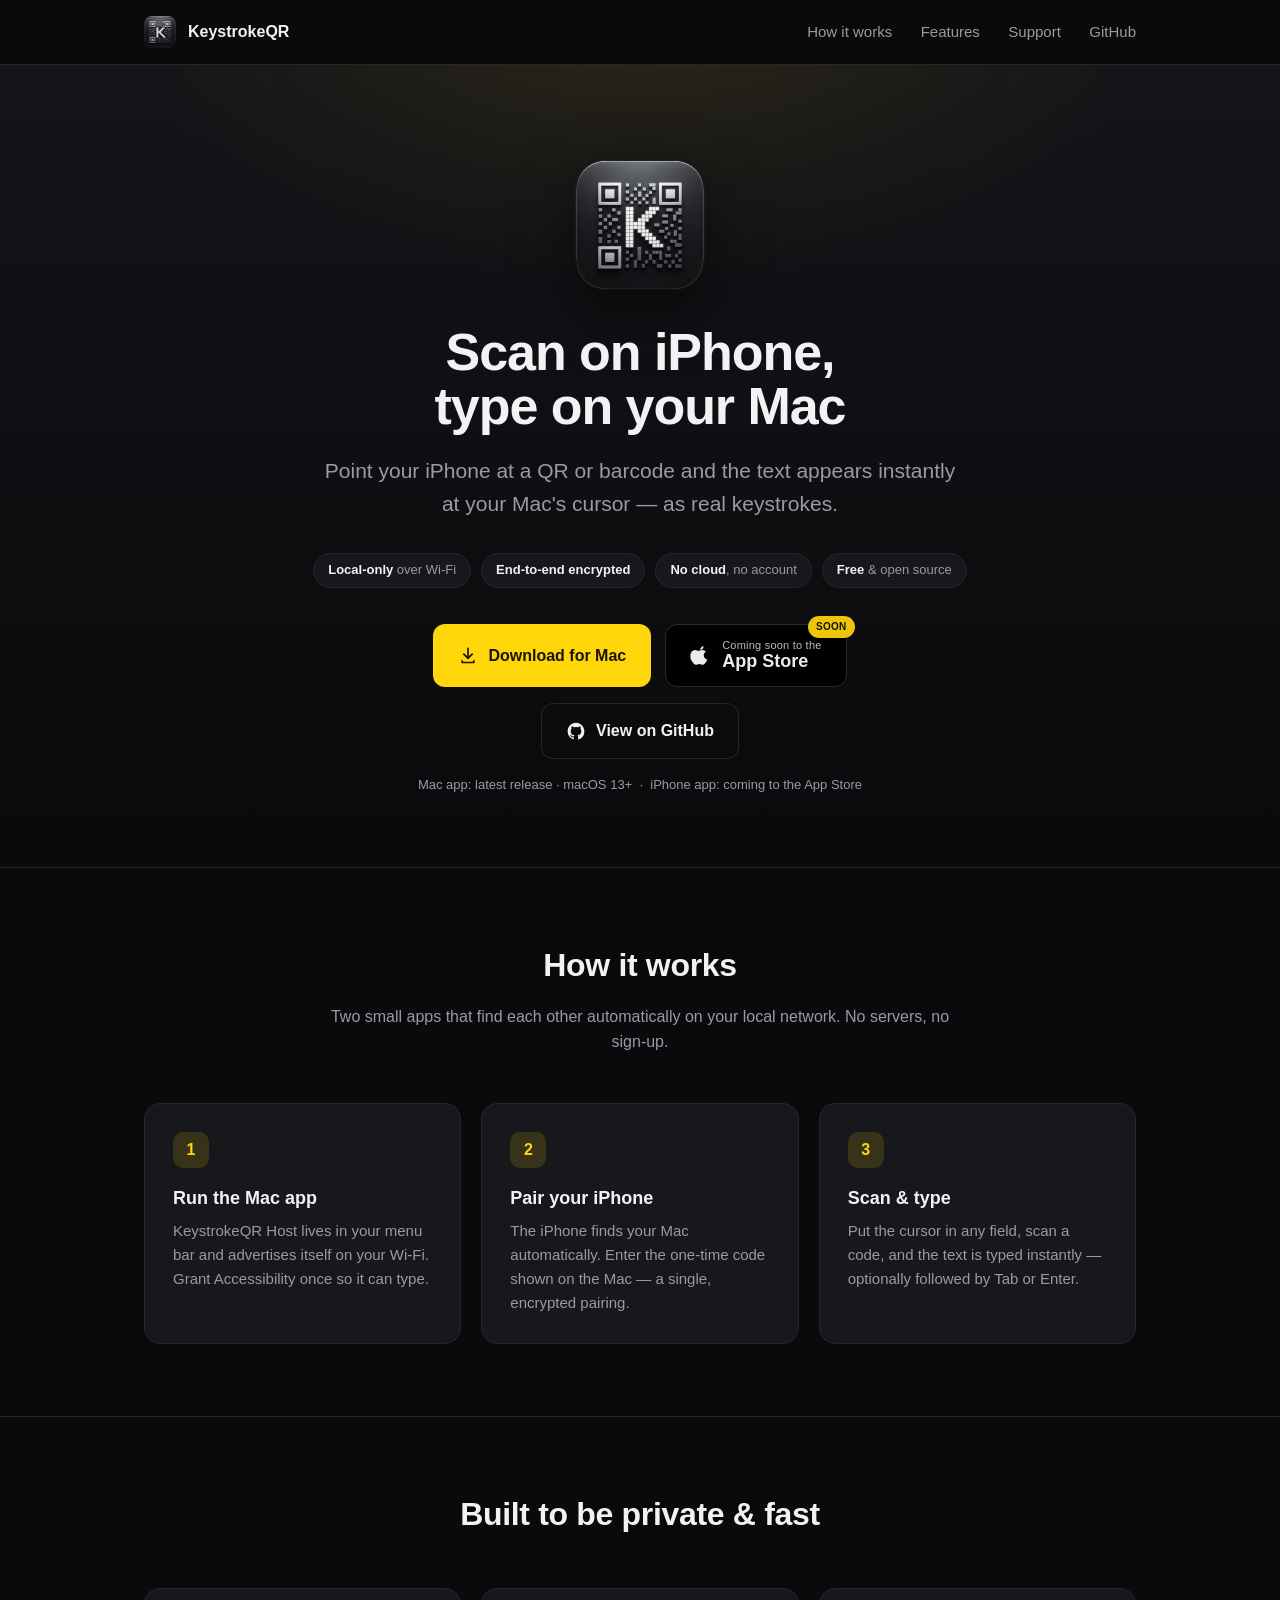
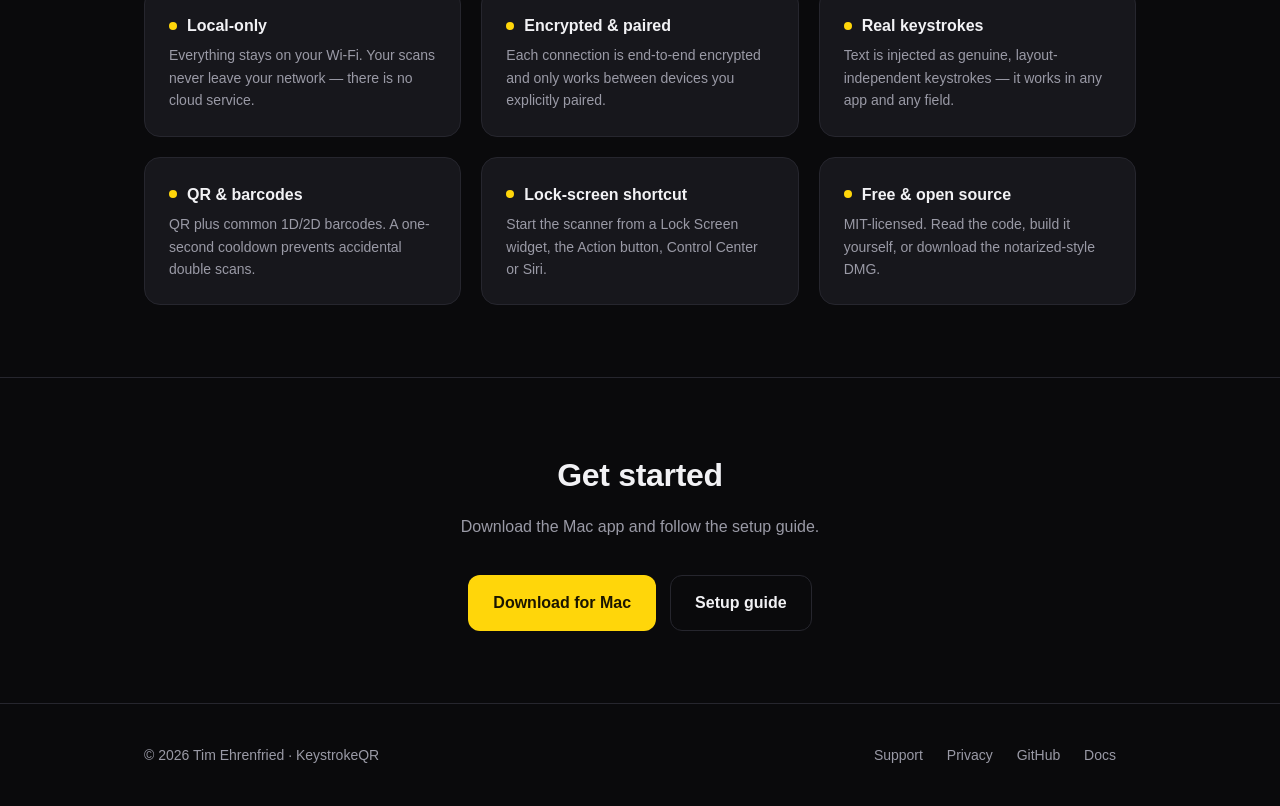
<file: index.html>
<!doctype html>
<html lang="en">
<head>
  <meta charset="utf-8">
  <meta name="viewport" content="width=device-width, initial-scale=1">
  <title>KeystrokeQR — Scan on iPhone, type on your Mac</title>
  <meta name="description" content="Scan a QR or barcode with your iPhone and the text is typed instantly at your Mac's cursor. Local-only over Wi-Fi, encrypted, no cloud. Free and open source.">
  <meta property="og:title" content="KeystrokeQR">
  <meta property="og:description" content="Scan a QR or barcode with your iPhone — the text is typed instantly at your Mac's cursor. Local-only, encrypted, open source.">
  <meta property="og:type" content="website">
  <meta property="og:image" content="assets/icon.png">
  <link rel="icon" href="assets/icon.png">
  <link rel="stylesheet" href="styles.css">
</head>
<body>
  <header class="site-header">
    <div class="wrap">
      <a class="brand" href="/"><img src="assets/icon.png" alt="KeystrokeQR icon"> KeystrokeQR</a>
      <nav class="nav">
        <a href="#how">How it works</a>
        <a href="#features">Features</a>
        <a href="support.html">Support</a>
        <a class="nav-gh" href="https://github.com/tim-ehrenfried/keystrokeqr">GitHub</a>
      </nav>
    </div>
  </header>

  <main>
    <section class="hero">
      <div class="wrap">
        <img class="app-icon" src="assets/icon.png" alt="KeystrokeQR app icon">
        <h1>Scan on iPhone,<br>type on your Mac</h1>
        <p class="tagline">Point your iPhone at a QR or barcode and the text appears instantly at your Mac's cursor — as real keystrokes.</p>
        <div class="badges">
          <span class="badge"><b>Local-only</b> over Wi-Fi</span>
          <span class="badge"><b>End-to-end encrypted</b></span>
          <span class="badge"><b>No cloud</b>, no account</span>
          <span class="badge"><b>Free</b> &amp; open source</span>
        </div>
        <div class="cta">
          <a class="btn btn-primary" href="https://github.com/tim-ehrenfried/keystrokeqr/releases/latest">
            <svg viewBox="0 0 24 24" fill="currentColor"><path d="M12 3a1 1 0 0 1 1 1v9.59l3.3-3.3a1 1 0 1 1 1.4 1.42l-5 5a1 1 0 0 1-1.4 0l-5-5a1 1 0 1 1 1.4-1.42l3.3 3.3V4a1 1 0 0 1 1-1Zm-7 15a1 1 0 0 1 1 1v1h12v-1a1 1 0 1 1 2 0v2a1 1 0 0 1-1 1H5a1 1 0 0 1-1-1v-2a1 1 0 0 1 1-1Z"/></svg>
            Download for Mac
          </a>
          <span class="btn btn-appstore soon" role="link" aria-disabled="true" aria-label="iPhone app coming soon to the App Store" title="Coming soon to the App Store">
            <span class="soon-tag">SOON</span>
            <svg viewBox="0 0 24 24" fill="currentColor" aria-hidden="true"><path d="M16.365 1.43c0 1.14-.42 2.2-1.12 2.98-.77.86-2.02 1.53-3.06 1.45-.13-1.1.42-2.26 1.1-3 .77-.83 2.1-1.45 3.08-1.43zM20.9 17.28c-.55 1.27-.82 1.84-1.53 2.96-.99 1.57-2.39 3.52-4.12 3.53-1.54.01-1.94-1-4.03-.99-2.09.01-2.53 1.01-4.07.99-1.73-.02-3.05-1.78-4.04-3.35C-.02 16.9-.28 11.79 1.36 9.02c1.16-1.96 3-3.12 4.72-3.12 1.76 0 2.87 1 4.32 1 1.42 0 2.28-1 4.32-1 1.54 0 3.17.84 4.33 2.29-3.8 2.08-3.18 7.5.85 9.09z"/></svg>
            <span class="lines"><span class="top">Coming soon to the</span><span class="bot">App Store</span></span>
          </span>
        </div>
        <div class="cta" style="margin-top:16px">
          <a class="btn btn-secondary" href="https://github.com/tim-ehrenfried/keystrokeqr">
            <svg viewBox="0 0 24 24" fill="currentColor"><path d="M12 2C6.48 2 2 6.58 2 12.25c0 4.53 2.87 8.37 6.84 9.73.5.1.68-.22.68-.49v-1.7c-2.78.62-3.37-1.22-3.37-1.22-.46-1.18-1.11-1.5-1.11-1.5-.91-.64.07-.63.07-.63 1 .07 1.53 1.06 1.53 1.06.9 1.57 2.36 1.12 2.94.86.09-.67.35-1.12.63-1.38-2.22-.26-4.56-1.14-4.56-5.07 0-1.12.39-2.03 1.03-2.75-.1-.26-.45-1.3.1-2.71 0 0 .84-.28 2.75 1.05a9.3 9.3 0 0 1 5 0c1.91-1.33 2.75-1.05 2.75-1.05.55 1.41.2 2.45.1 2.71.64.72 1.03 1.63 1.03 2.75 0 3.94-2.34 4.8-4.57 5.06.36.32.68.94.68 1.9v2.82c0 .27.18.6.69.49A10.26 10.26 0 0 0 22 12.25C22 6.58 17.52 2 12 2Z"/></svg>
            View on GitHub
          </a>
        </div>
        <p class="hint">Mac app: latest release · macOS 13+ &nbsp;·&nbsp; iPhone app: coming to the App Store</p>
      </div>
    </section>

    <section class="block" id="how">
      <div class="wrap">
        <h2>How it works</h2>
        <p class="lead">Two small apps that find each other automatically on your local network. No servers, no sign-up.</p>
        <div class="steps">
          <div class="step">
            <div class="num">1</div>
            <h3>Run the Mac app</h3>
            <p>KeystrokeQR Host lives in your menu bar and advertises itself on your Wi-Fi. Grant Accessibility once so it can type.</p>
          </div>
          <div class="step">
            <div class="num">2</div>
            <h3>Pair your iPhone</h3>
            <p>The iPhone finds your Mac automatically. Enter the one-time code shown on the Mac — a single, encrypted pairing.</p>
          </div>
          <div class="step">
            <div class="num">3</div>
            <h3>Scan &amp; type</h3>
            <p>Put the cursor in any field, scan a code, and the text is typed instantly — optionally followed by Tab or Enter.</p>
          </div>
        </div>
      </div>
    </section>

    <section class="block" id="features">
      <div class="wrap">
        <h2>Built to be private &amp; fast</h2>
        <div class="features">
          <div class="feature"><h3><span class="dot"></span>Local-only</h3><p>Everything stays on your Wi-Fi. Your scans never leave your network — there is no cloud service.</p></div>
          <div class="feature"><h3><span class="dot"></span>Encrypted &amp; paired</h3><p>Each connection is end-to-end encrypted and only works between devices you explicitly paired.</p></div>
          <div class="feature"><h3><span class="dot"></span>Real keystrokes</h3><p>Text is injected as genuine, layout-independent keystrokes — it works in any app and any field.</p></div>
          <div class="feature"><h3><span class="dot"></span>QR &amp; barcodes</h3><p>QR plus common 1D/2D barcodes. A one-second cooldown prevents accidental double scans.</p></div>
          <div class="feature"><h3><span class="dot"></span>Lock-screen shortcut</h3><p>Start the scanner from a Lock Screen widget, the Action button, Control Center or Siri.</p></div>
          <div class="feature"><h3><span class="dot"></span>Free &amp; open source</h3><p>MIT-licensed. Read the code, build it yourself, or download the notarized-style DMG.</p></div>
        </div>
      </div>
    </section>

    <section class="block">
      <div class="wrap" style="text-align:center">
        <h2>Get started</h2>
        <p class="lead">Download the Mac app and follow the setup guide.</p>
        <div class="cta">
          <a class="btn btn-primary" href="https://github.com/tim-ehrenfried/keystrokeqr/releases/latest">Download for Mac</a>
          <a class="btn btn-secondary" href="https://github.com/tim-ehrenfried/keystrokeqr/blob/main/docs/SETUP.md">Setup guide</a>
        </div>
      </div>
    </section>
  </main>

  <footer class="site-footer">
    <div class="wrap">
      <div>© 2026 Tim Ehrenfried · KeystrokeQR</div>
      <div class="links">
        <a href="support.html">Support</a>
        <a href="privacy.html">Privacy</a>
        <a href="https://github.com/tim-ehrenfried/keystrokeqr">GitHub</a>
        <a href="https://github.com/tim-ehrenfried/keystrokeqr/blob/main/docs/README.md">Docs</a>
      </div>
    </div>
  </footer>
</body>
</html>
</file>
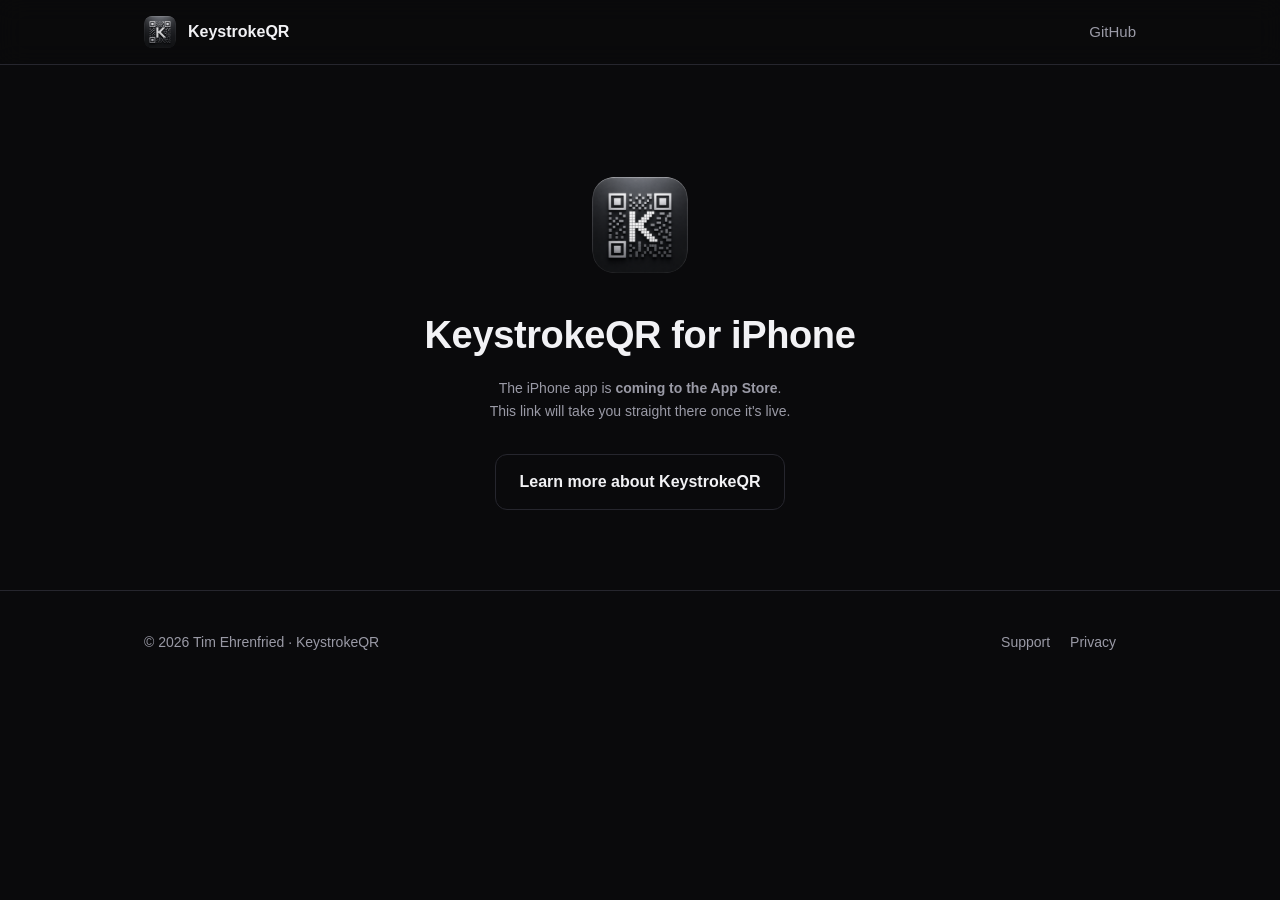
<file: ios.html>
<!doctype html>
<html lang="en">
<head>
  <meta charset="utf-8">
  <meta name="viewport" content="width=device-width, initial-scale=1">
  <title>KeystrokeQR for iPhone</title>
  <!-- Stable target for the QR code shown in the Mac app's onboarding.
       Once the app is live on the App Store, replace the content below with:
       <meta http-equiv="refresh" content="0; url=https://apps.apple.com/app/idXXXXXXXXX"> -->
  <link rel="icon" href="assets/icon.png">
  <link rel="stylesheet" href="styles.css">
</head>
<body>
  <header class="site-header">
    <div class="wrap">
      <a class="brand" href="/"><img src="assets/icon.png" alt="KeystrokeQR icon"> KeystrokeQR</a>
      <nav class="nav"><a class="nav-gh" href="https://github.com/tim-ehrenfried/keystrokeqr">GitHub</a></nav>
    </div>
  </header>
  <main class="article">
    <div class="wrap" style="text-align:center; padding-top:48px">
      <img src="assets/icon.png" alt="" style="width:96px;height:96px;border-radius:22px;margin-bottom:24px">
      <h1>KeystrokeQR for iPhone</h1>
      <p class="updated" style="margin-top:12px">The iPhone app is <strong>coming to the App Store</strong>.<br>
      This link will take you straight there once it's live.</p>
      <div class="cta" style="margin-top:32px">
        <a class="btn btn-secondary" href="/">Learn more about KeystrokeQR</a>
      </div>
    </div>
  </main>
  <footer class="site-footer">
    <div class="wrap">
      <div>© 2026 Tim Ehrenfried · KeystrokeQR</div>
      <div class="links"><a href="support.html">Support</a><a href="privacy.html">Privacy</a></div>
    </div>
  </footer>
</body>
</html>
</file>
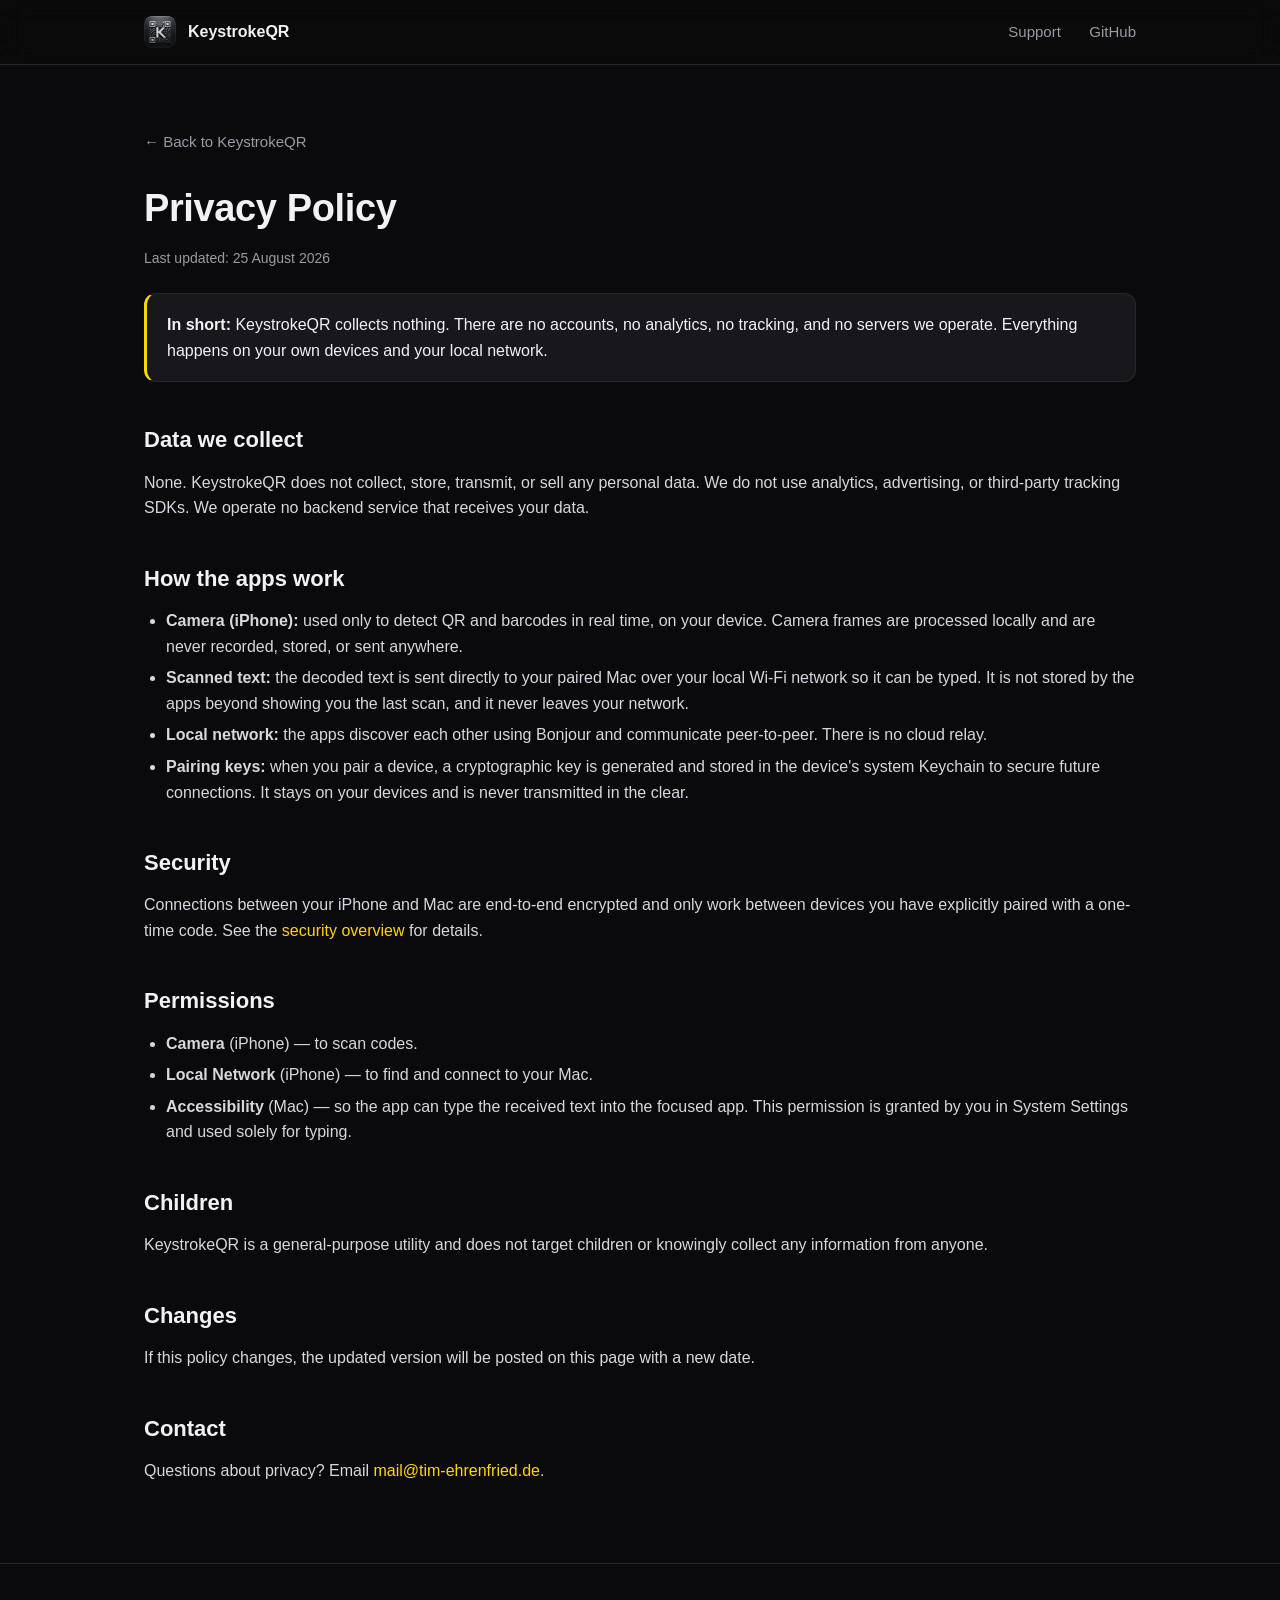
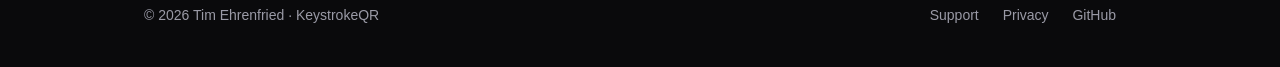
<file: privacy.html>
<!doctype html>
<html lang="en">
<head>
  <meta charset="utf-8">
  <meta name="viewport" content="width=device-width, initial-scale=1">
  <title>Privacy Policy — KeystrokeQR</title>
  <meta name="description" content="KeystrokeQR privacy policy: no data collection, no cloud, everything stays on your local network.">
  <link rel="icon" href="assets/icon.png">
  <link rel="stylesheet" href="styles.css">
</head>
<body>
  <header class="site-header">
    <div class="wrap">
      <a class="brand" href="/"><img src="assets/icon.png" alt="KeystrokeQR icon"> KeystrokeQR</a>
      <nav class="nav">
        <a href="support.html">Support</a>
        <a class="nav-gh" href="https://github.com/tim-ehrenfried/keystrokeqr">GitHub</a>
      </nav>
    </div>
  </header>

  <main class="article">
    <div class="wrap">
      <a class="back" href="/">← Back to KeystrokeQR</a>
      <h1>Privacy Policy</h1>
      <p class="updated">Last updated: 25 August 2026</p>

      <div class="callout">
        <strong>In short:</strong> KeystrokeQR collects nothing. There are no accounts, no analytics, no tracking, and no servers we operate. Everything happens on your own devices and your local network.
      </div>

      <h2>Data we collect</h2>
      <p>None. KeystrokeQR does not collect, store, transmit, or sell any personal data. We do not use analytics, advertising, or third-party tracking SDKs. We operate no backend service that receives your data.</p>

      <h2>How the apps work</h2>
      <ul>
        <li><strong>Camera (iPhone):</strong> used only to detect QR and barcodes in real time, on your device. Camera frames are processed locally and are never recorded, stored, or sent anywhere.</li>
        <li><strong>Scanned text:</strong> the decoded text is sent directly to your paired Mac over your local Wi-Fi network so it can be typed. It is not stored by the apps beyond showing you the last scan, and it never leaves your network.</li>
        <li><strong>Local network:</strong> the apps discover each other using Bonjour and communicate peer-to-peer. There is no cloud relay.</li>
        <li><strong>Pairing keys:</strong> when you pair a device, a cryptographic key is generated and stored in the device's system Keychain to secure future connections. It stays on your devices and is never transmitted in the clear.</li>
      </ul>

      <h2>Security</h2>
      <p>Connections between your iPhone and Mac are end-to-end encrypted and only work between devices you have explicitly paired with a one-time code. See the <a href="https://github.com/tim-ehrenfried/keystrokeqr/blob/main/SECURITY.md">security overview</a> for details.</p>

      <h2>Permissions</h2>
      <ul>
        <li><strong>Camera</strong> (iPhone) — to scan codes.</li>
        <li><strong>Local Network</strong> (iPhone) — to find and connect to your Mac.</li>
        <li><strong>Accessibility</strong> (Mac) — so the app can type the received text into the focused app. This permission is granted by you in System Settings and used solely for typing.</li>
      </ul>

      <h2>Children</h2>
      <p>KeystrokeQR is a general-purpose utility and does not target children or knowingly collect any information from anyone.</p>

      <h2>Changes</h2>
      <p>If this policy changes, the updated version will be posted on this page with a new date.</p>

      <h2>Contact</h2>
      <p>Questions about privacy? Email <a href="mailto:mail@tim-ehrenfried.de">mail@tim-ehrenfried.de</a>.</p>
    </div>
  </main>

  <footer class="site-footer">
    <div class="wrap">
      <div>© 2026 Tim Ehrenfried · KeystrokeQR</div>
      <div class="links">
        <a href="support.html">Support</a>
        <a href="privacy.html">Privacy</a>
        <a href="https://github.com/tim-ehrenfried/keystrokeqr">GitHub</a>
      </div>
    </div>
  </footer>
</body>
</html>
</file>
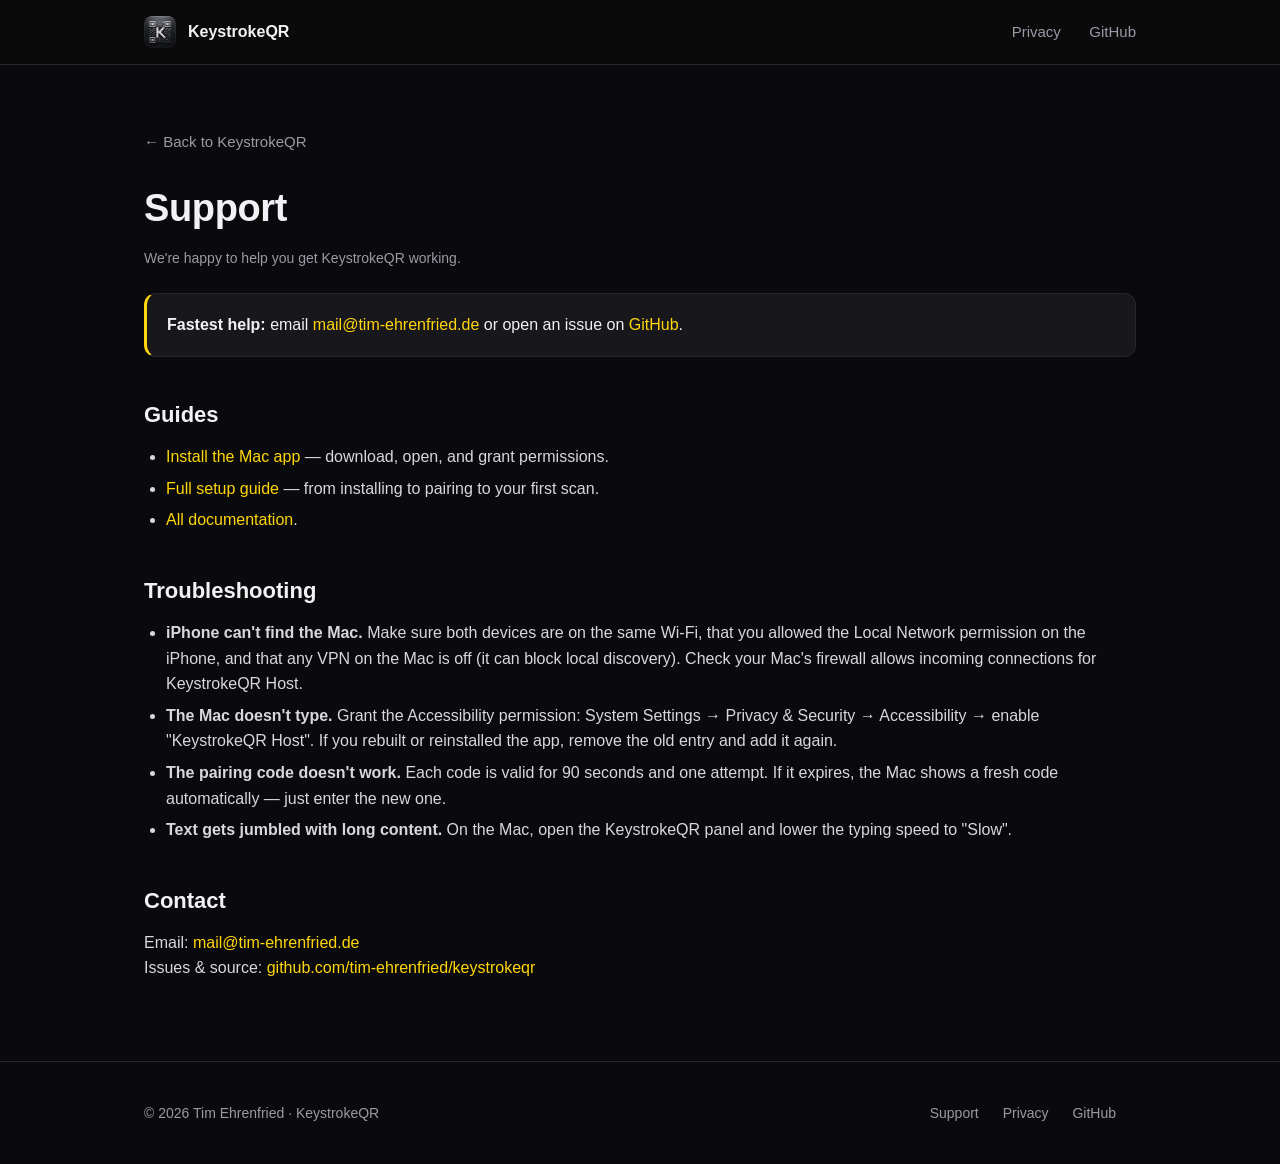
<file: support.html>
<!doctype html>
<html lang="en">
<head>
  <meta charset="utf-8">
  <meta name="viewport" content="width=device-width, initial-scale=1">
  <title>Support — KeystrokeQR</title>
  <meta name="description" content="Get help with KeystrokeQR: setup, troubleshooting, and how to contact the developer.">
  <link rel="icon" href="assets/icon.png">
  <link rel="stylesheet" href="styles.css">
</head>
<body>
  <header class="site-header">
    <div class="wrap">
      <a class="brand" href="/"><img src="assets/icon.png" alt="KeystrokeQR icon"> KeystrokeQR</a>
      <nav class="nav">
        <a href="privacy.html">Privacy</a>
        <a class="nav-gh" href="https://github.com/tim-ehrenfried/keystrokeqr">GitHub</a>
      </nav>
    </div>
  </header>

  <main class="article">
    <div class="wrap">
      <a class="back" href="/">← Back to KeystrokeQR</a>
      <h1>Support</h1>
      <p class="updated">We're happy to help you get KeystrokeQR working.</p>

      <div class="callout">
        <strong>Fastest help:</strong> email <a href="mailto:mail@tim-ehrenfried.de">mail@tim-ehrenfried.de</a> or open an issue on <a href="https://github.com/tim-ehrenfried/keystrokeqr/issues">GitHub</a>.
      </div>

      <h2>Guides</h2>
      <ul>
        <li><a href="https://github.com/tim-ehrenfried/keystrokeqr/blob/main/docs/INSTALL.md">Install the Mac app</a> — download, open, and grant permissions.</li>
        <li><a href="https://github.com/tim-ehrenfried/keystrokeqr/blob/main/docs/SETUP.md">Full setup guide</a> — from installing to pairing to your first scan.</li>
        <li><a href="https://github.com/tim-ehrenfried/keystrokeqr/blob/main/docs/README.md">All documentation</a>.</li>
      </ul>

      <h2>Troubleshooting</h2>
      <ul>
        <li><strong>iPhone can't find the Mac.</strong> Make sure both devices are on the same Wi-Fi, that you allowed the Local Network permission on the iPhone, and that any VPN on the Mac is off (it can block local discovery). Check your Mac's firewall allows incoming connections for KeystrokeQR Host.</li>
        <li><strong>The Mac doesn't type.</strong> Grant the Accessibility permission: System Settings → Privacy &amp; Security → Accessibility → enable "KeystrokeQR Host". If you rebuilt or reinstalled the app, remove the old entry and add it again.</li>
        <li><strong>The pairing code doesn't work.</strong> Each code is valid for 90 seconds and one attempt. If it expires, the Mac shows a fresh code automatically — just enter the new one.</li>
        <li><strong>Text gets jumbled with long content.</strong> On the Mac, open the KeystrokeQR panel and lower the typing speed to "Slow".</li>
      </ul>

      <h2>Contact</h2>
      <p>Email: <a href="mailto:mail@tim-ehrenfried.de">mail@tim-ehrenfried.de</a><br>
      Issues &amp; source: <a href="https://github.com/tim-ehrenfried/keystrokeqr">github.com/tim-ehrenfried/keystrokeqr</a></p>
    </div>
  </main>

  <footer class="site-footer">
    <div class="wrap">
      <div>© 2026 Tim Ehrenfried · KeystrokeQR</div>
      <div class="links">
        <a href="support.html">Support</a>
        <a href="privacy.html">Privacy</a>
        <a href="https://github.com/tim-ehrenfried/keystrokeqr">GitHub</a>
      </div>
    </div>
  </footer>
</body>
</html>
</file>
<file: styles.css>
:root {
  --bg: #0a0a0c;
  --bg2: #141419;
  --card: #17171c;
  --card-border: #26262e;
  --text: #f2f2f5;
  --muted: #9a9aa6;
  --yellow: #ffd60a;
  --white: #ffffff;
  --radius: 16px;
  --maxw: 1040px;
  --font: -apple-system, BlinkMacSystemFont, "Segoe UI", Roboto, Helvetica, Arial, sans-serif;
}

* { box-sizing: border-box; margin: 0; padding: 0; }

html { scroll-behavior: smooth; }

body {
  font-family: var(--font);
  background: var(--bg);
  color: var(--text);
  line-height: 1.6;
  -webkit-font-smoothing: antialiased;
}

a { color: var(--yellow); text-decoration: none; }
a:hover { text-decoration: underline; }

.wrap { max-width: var(--maxw); margin: 0 auto; padding: 0 24px; }

/* Header */
.site-header {
  position: sticky; top: 0; z-index: 10;
  background: rgba(10, 10, 12, 0.8);
  backdrop-filter: saturate(160%) blur(12px);
  border-bottom: 1px solid var(--card-border);
}
.site-header .wrap {
  display: flex; align-items: center; justify-content: space-between;
  height: 64px;
}
.brand { display: flex; align-items: center; gap: 12px; font-weight: 700; color: var(--text); }
.brand img { width: 32px; height: 32px; border-radius: 8px; }
.nav a { color: var(--muted); margin-left: 24px; font-size: 15px; }
.nav a:hover { color: var(--text); text-decoration: none; }

/* Hero */
.hero {
  text-align: center;
  padding: 96px 0 72px;
  background:
    radial-gradient(900px 500px at 50% -10%, rgba(255, 214, 10, 0.10), transparent 60%),
    linear-gradient(180deg, var(--bg2), var(--bg));
}
.hero img.app-icon {
  width: 128px; height: 128px; border-radius: 28px;
  box-shadow: 0 20px 60px rgba(0,0,0,0.5), 0 0 0 1px rgba(255,255,255,0.04);
  margin-bottom: 28px;
}
.hero h1 { font-size: 52px; letter-spacing: -0.02em; line-height: 1.05; }
.hero .tagline {
  font-size: 21px; color: var(--muted);
  max-width: 640px; margin: 20px auto 0;
}
.badges {
  display: flex; flex-wrap: wrap; gap: 10px; justify-content: center;
  margin: 32px 0 0;
}
.badge {
  font-size: 13px; color: var(--muted);
  border: 1px solid var(--card-border); border-radius: 999px;
  padding: 6px 14px; background: var(--card);
}
.badge b { color: var(--text); font-weight: 600; }

.cta { display: flex; gap: 14px; justify-content: center; flex-wrap: wrap; margin-top: 36px; }
.btn {
  display: inline-flex; align-items: center; gap: 10px;
  font-size: 16px; font-weight: 600; padding: 14px 24px;
  border-radius: 12px; border: 1px solid transparent; cursor: pointer;
}
.btn-primary { background: var(--yellow); color: #1a1500; }
.btn-primary:hover { background: #ffdf3a; text-decoration: none; }
.btn-secondary { background: transparent; color: var(--text); border-color: var(--card-border); }
.btn-secondary:hover { border-color: #3a3a45; text-decoration: none; }
.btn svg { width: 20px; height: 20px; }
.hero .hint { margin-top: 16px; font-size: 13px; color: var(--muted); }

/* App Store button (coming soon until published) */
.btn-appstore {
  background: #000; color: #fff; border-color: #2b2b32;
  gap: 12px; position: relative;
}
.btn-appstore:hover { background: #0d0d0d; text-decoration: none; border-color: #3a3a45; }
.btn-appstore .lines { display: flex; flex-direction: column; align-items: flex-start; line-height: 1.15; }
.btn-appstore .lines .top { font-size: 11px; font-weight: 500; letter-spacing: 0.02em; color: #c9c9d2; }
.btn-appstore .lines .bot { font-size: 18px; font-weight: 600; }
.btn-appstore.soon { cursor: default; opacity: 0.92; }
.btn-appstore .soon-tag {
  position: absolute; top: -9px; right: -9px;
  font-size: 10px; font-weight: 700; letter-spacing: 0.03em;
  background: var(--yellow); color: #1a1500;
  border-radius: 999px; padding: 3px 8px;
}

/* Sections */
section.block { padding: 72px 0; border-top: 1px solid var(--card-border); }
section.block h2 { font-size: 32px; letter-spacing: -0.01em; text-align: center; }
section.block .lead { text-align: center; color: var(--muted); max-width: 620px; margin: 12px auto 0; }

.steps { display: grid; grid-template-columns: repeat(3, 1fr); gap: 20px; margin-top: 48px; }
.step { background: var(--card); border: 1px solid var(--card-border); border-radius: var(--radius); padding: 28px; }
.step .num {
  width: 36px; height: 36px; border-radius: 10px;
  background: rgba(255, 214, 10, 0.14); color: var(--yellow);
  display: flex; align-items: center; justify-content: center;
  font-weight: 700; margin-bottom: 16px;
}
.step h3 { font-size: 18px; margin-bottom: 6px; }
.step p { color: var(--muted); font-size: 15px; }

.features { display: grid; grid-template-columns: repeat(3, 1fr); gap: 20px; margin-top: 48px; }
.feature { background: var(--card); border: 1px solid var(--card-border); border-radius: var(--radius); padding: 24px; }
.feature h3 { font-size: 16px; margin-bottom: 6px; display: flex; align-items: center; gap: 10px; }
.feature h3 .dot { width: 8px; height: 8px; border-radius: 50%; background: var(--yellow); flex: none; }
.feature p { color: var(--muted); font-size: 14px; }

/* Article (privacy/support) */
.article { padding: 64px 0 80px; }
.article h1 { font-size: 38px; letter-spacing: -0.01em; }
.article .updated { color: var(--muted); font-size: 14px; margin-top: 8px; }
.article h2 { font-size: 22px; margin: 40px 0 12px; }
.article p, .article li { color: #d7d7de; font-size: 16px; }
.article ul { margin: 12px 0 12px 22px; }
.article li { margin: 6px 0; }
.article .callout {
  background: var(--card); border: 1px solid var(--card-border);
  border-left: 3px solid var(--yellow); border-radius: 12px;
  padding: 18px 20px; margin: 24px 0;
}
.back { display: inline-block; margin-bottom: 24px; color: var(--muted); font-size: 15px; }

/* Footer */
.site-footer { border-top: 1px solid var(--card-border); padding: 40px 0; color: var(--muted); font-size: 14px; }
.site-footer .wrap { display: flex; flex-wrap: wrap; gap: 16px; justify-content: space-between; align-items: center; }
.site-footer .links a { color: var(--muted); margin-right: 20px; }
.site-footer .links a:hover { color: var(--text); text-decoration: none; }

@media (max-width: 760px) {
  .hero h1 { font-size: 38px; }
  .hero .tagline { font-size: 18px; }
  .steps, .features { grid-template-columns: 1fr; }
  .nav a:not(.nav-gh) { display: none; }
}
</file>
